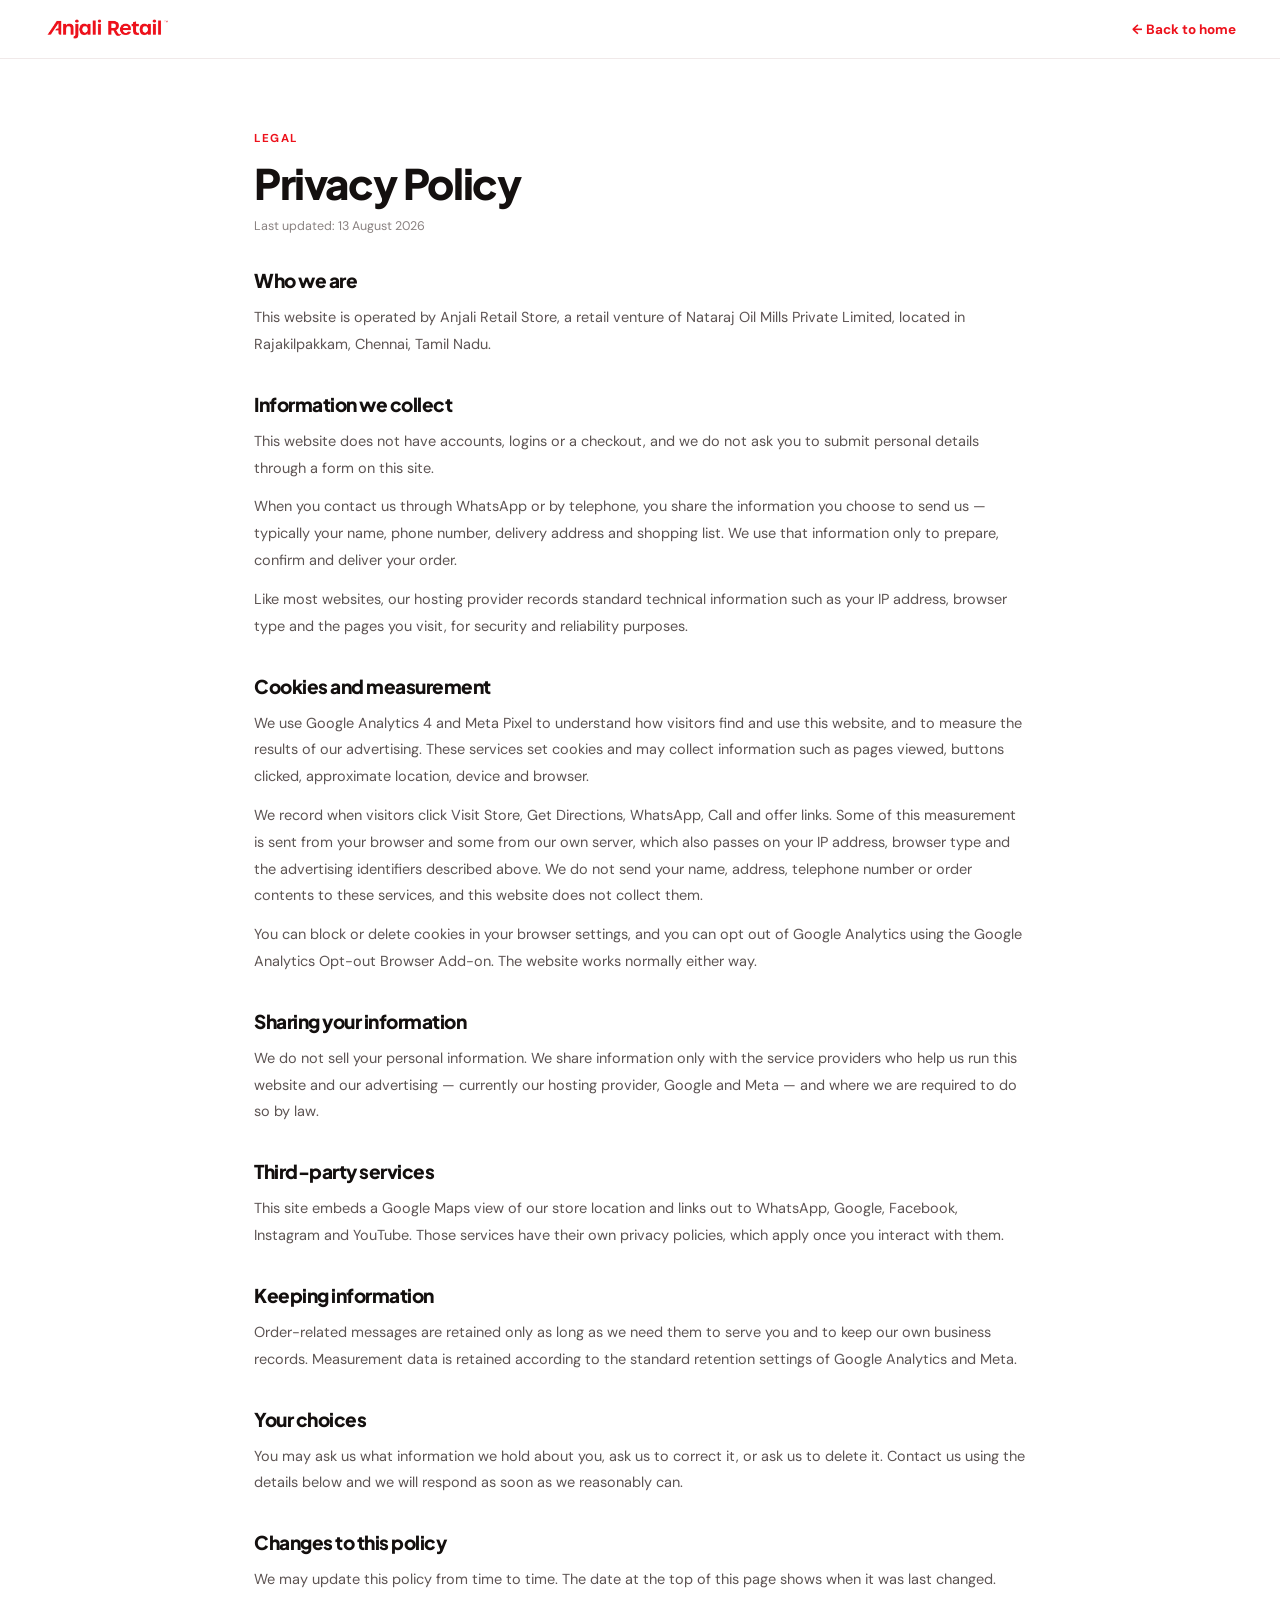
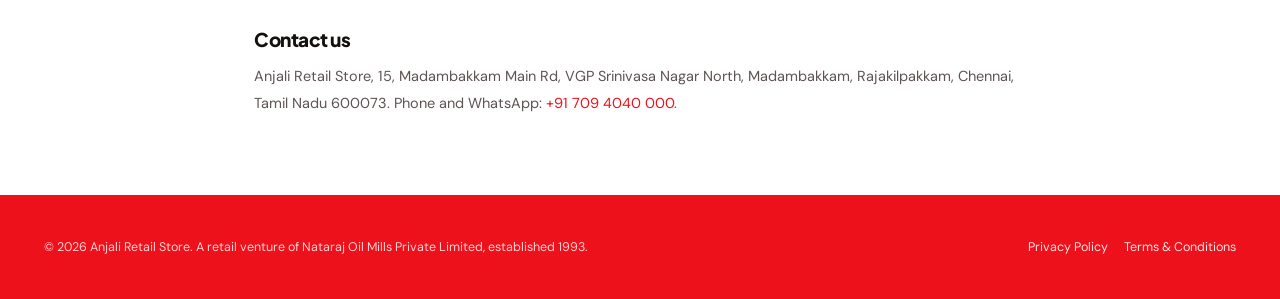
<file: privacy-policy.html>
<!DOCTYPE html>
<html lang="en">
<head>
<meta charset="utf-8">
<meta name="viewport" content="width=device-width, initial-scale=1">
<title>Privacy Policy | Anjali Retail Store</title>
<meta name="description" content="How Anjali Retail Store collects, uses and protects visitor information on this website.">
<meta name="robots" content="index, follow">
<meta name="theme-color" content="#ED111B">
<link rel="icon" type="image/png" href="favicon.png" sizes="any">
<link rel="preconnect" href="https://fonts.googleapis.com">
<link rel="preconnect" href="https://fonts.gstatic.com" crossorigin>
<link href="https://fonts.googleapis.com/css2?family=Plus+Jakarta+Sans:wght@500;600;700;800&amp;family=DM+Sans:opsz,wght@9..40,400;9..40,500;9..40,700&amp;display=swap" rel="stylesheet">
<link rel="stylesheet" href="css/style.css">
<!-- Google tag (gtag.js) -->
<script async src="https://www.googletagmanager.com/gtag/js?id=G-JY51RSTE6V"></script>
<script>
  window.dataLayer = window.dataLayer || [];
  function gtag(){dataLayer.push(arguments);}
  gtag('js', new Date());

  gtag('config', 'G-JY51RSTE6V');
</script>
<!-- Meta Pixel Code -->
<script>
!function(f,b,e,v,n,t,s)
{if(f.fbq)return;n=f.fbq=function(){n.callMethod?
n.callMethod.apply(n,arguments):n.queue.push(arguments)};
if(!f._fbq)f._fbq=n;n.push=n;n.loaded=!0;n.version='2.0';
n.queue=[];t=b.createElement(e);t.async=!0;
t.src=v;s=b.getElementsByTagName(e)[0];
s.parentNode.insertBefore(t,s)}(window, document,'script',
'https://connect.facebook.net/en_US/fbevents.js');
fbq('init', '1627930795149614');

// Non-personal identifiers only — no name, email or phone anywhere on this site.
// _fbp and _fbc are written synchronously here so the very first PageView
// carries them; fbevents.js reuses these exact values, and js/script.js sends
// the same pair to the Conversions API. That keeps browser and server halves
// matched on every event.
(function () {
  function get(n) {
    var m = document.cookie.match(new RegExp('(?:^|;\\s*)' + n + '=([^;]*)'));
    return m ? decodeURIComponent(m[1]) : null;
  }
  function set(n, v) {
    document.cookie = n + '=' + v + ';expires=' +
      new Date(Date.now() + 90 * 864e5).toUTCString() + ';path=/;SameSite=Lax';
  }
  if (!get('_fbp')) {
    set('_fbp', 'fb.1.' + Date.now() + '.' +
      Math.round(Math.random() * 2147483647) + Math.round(Math.random() * 2147483647));
  }
  var m = location.search.match(/[?&]fbclid=([^&]+)/);
  if (m) set('_fbc', 'fb.1.' + Date.now() + '.' + decodeURIComponent(m[1]));
})();

// Shared event_id: js/script.js sends the Conversions API copy of this same
// PageView under this id, so Meta deduplicates the pair into one event.
window.__arPageViewId = (window.crypto && window.crypto.randomUUID)
  ? window.crypto.randomUUID()
  : 'pv-' + Date.now().toString(36) + '-' + Math.random().toString(36).slice(2, 11);
fbq('track', 'PageView', {}, { eventID: window.__arPageViewId });
</script>
<noscript><img height="1" width="1" style="display:none"
src="https://www.facebook.com/tr?id=1627930795149614&ev=PageView&noscript=1"
/></noscript>
<!-- End Meta Pixel Code -->
</head>
<body>
<header style="border-bottom:1px solid #f0e9e9">
  <div style="max-width:1240px;margin:0 auto;padding:16px clamp(16px,3.2vw,24px);display:flex;align-items:center;justify-content:space-between;gap:20px">
    <a href="index.html" style="display:flex;align-items:center"><img src="assets/logo-header-red.png" alt="Anjali Retail Store" width="1755" height="358" style="height:26px;width:auto;display:block"></a>
    <a href="index.html" style="font-weight:700;font-size:13.5px;color:#ED111B">&larr; Back to home</a>
  </div>
</header>
<main style="max-width:820px;margin:0 auto;padding:clamp(40px,6vw,72px) clamp(20px,3.2vw,24px) 0">
  <p style="font-size:11.5px;font-weight:700;letter-spacing:1.6px;color:#ED111B;margin:0">LEGAL</p>
  <h1 style="font-family:'Plus Jakarta Sans',sans-serif;font-weight:800;font-size:clamp(28px,3.6vw,42px);line-height:1.1;letter-spacing:-1.4px;margin:14px 0 0;color:#14100f">Privacy Policy</h1>
  <p style="font-size:12.5px;color:#8a8281;margin:12px 0 0">Last updated: 13 August 2026</p>
  <h2 style="font-family:'Plus Jakarta Sans',sans-serif;font-weight:800;font-size:19px;letter-spacing:-0.5px;margin:34px 0 0;color:#14100f">Who we are</h2><p style="font-size:14.5px;line-height:1.85;color:#5d5453;margin:12px 0 0;text-wrap:pretty">This website is operated by Anjali Retail Store, a retail venture of Nataraj Oil Mills Private Limited, located in Rajakilpakkam, Chennai, Tamil Nadu.</p><h2 style="font-family:'Plus Jakarta Sans',sans-serif;font-weight:800;font-size:19px;letter-spacing:-0.5px;margin:34px 0 0;color:#14100f">Information we collect</h2><p style="font-size:14.5px;line-height:1.85;color:#5d5453;margin:12px 0 0;text-wrap:pretty">This website does not have accounts, logins or a checkout, and we do not ask you to submit personal details through a form on this site.</p><p style="font-size:14.5px;line-height:1.85;color:#5d5453;margin:12px 0 0;text-wrap:pretty">When you contact us through WhatsApp or by telephone, you share the information you choose to send us — typically your name, phone number, delivery address and shopping list. We use that information only to prepare, confirm and deliver your order.</p><p style="font-size:14.5px;line-height:1.85;color:#5d5453;margin:12px 0 0;text-wrap:pretty">Like most websites, our hosting provider records standard technical information such as your IP address, browser type and the pages you visit, for security and reliability purposes.</p><h2 style="font-family:'Plus Jakarta Sans',sans-serif;font-weight:800;font-size:19px;letter-spacing:-0.5px;margin:34px 0 0;color:#14100f">Cookies and measurement</h2><p style="font-size:14.5px;line-height:1.85;color:#5d5453;margin:12px 0 0;text-wrap:pretty">We use Google Analytics 4 and Meta Pixel to understand how visitors find and use this website, and to measure the results of our advertising. These services set cookies and may collect information such as pages viewed, buttons clicked, approximate location, device and browser.</p><p style="font-size:14.5px;line-height:1.85;color:#5d5453;margin:12px 0 0;text-wrap:pretty">We record when visitors click Visit Store, Get Directions, WhatsApp, Call and offer links. Some of this measurement is sent from your browser and some from our own server, which also passes on your IP address, browser type and the advertising identifiers described above. We do not send your name, address, telephone number or order contents to these services, and this website does not collect them.</p><p style="font-size:14.5px;line-height:1.85;color:#5d5453;margin:12px 0 0;text-wrap:pretty">You can block or delete cookies in your browser settings, and you can opt out of Google Analytics using the Google Analytics Opt-out Browser Add-on. The website works normally either way.</p><h2 style="font-family:'Plus Jakarta Sans',sans-serif;font-weight:800;font-size:19px;letter-spacing:-0.5px;margin:34px 0 0;color:#14100f">Sharing your information</h2><p style="font-size:14.5px;line-height:1.85;color:#5d5453;margin:12px 0 0;text-wrap:pretty">We do not sell your personal information. We share information only with the service providers who help us run this website and our advertising — currently our hosting provider, Google and Meta — and where we are required to do so by law.</p><h2 style="font-family:'Plus Jakarta Sans',sans-serif;font-weight:800;font-size:19px;letter-spacing:-0.5px;margin:34px 0 0;color:#14100f">Third-party services</h2><p style="font-size:14.5px;line-height:1.85;color:#5d5453;margin:12px 0 0;text-wrap:pretty">This site embeds a Google Maps view of our store location and links out to WhatsApp, Google, Facebook, Instagram and YouTube. Those services have their own privacy policies, which apply once you interact with them.</p><h2 style="font-family:'Plus Jakarta Sans',sans-serif;font-weight:800;font-size:19px;letter-spacing:-0.5px;margin:34px 0 0;color:#14100f">Keeping information</h2><p style="font-size:14.5px;line-height:1.85;color:#5d5453;margin:12px 0 0;text-wrap:pretty">Order-related messages are retained only as long as we need them to serve you and to keep our own business records. Measurement data is retained according to the standard retention settings of Google Analytics and Meta.</p><h2 style="font-family:'Plus Jakarta Sans',sans-serif;font-weight:800;font-size:19px;letter-spacing:-0.5px;margin:34px 0 0;color:#14100f">Your choices</h2><p style="font-size:14.5px;line-height:1.85;color:#5d5453;margin:12px 0 0;text-wrap:pretty">You may ask us what information we hold about you, ask us to correct it, or ask us to delete it. Contact us using the details below and we will respond as soon as we reasonably can.</p><h2 style="font-family:'Plus Jakarta Sans',sans-serif;font-weight:800;font-size:19px;letter-spacing:-0.5px;margin:34px 0 0;color:#14100f">Changes to this policy</h2><p style="font-size:14.5px;line-height:1.85;color:#5d5453;margin:12px 0 0;text-wrap:pretty">We may update this policy from time to time. The date at the top of this page shows when it was last changed.</p><h2 style="font-family:'Plus Jakarta Sans',sans-serif;font-weight:800;font-size:19px;letter-spacing:-0.5px;margin:34px 0 0;color:#14100f">Contact us</h2><p style="font-size:14.5px;line-height:1.85;color:#5d5453;margin:12px 0 0;text-wrap:pretty">Anjali Retail Store, 15, Madambakkam Main Rd, VGP Srinivasa Nagar North, Madambakkam, Rajakilpakkam, Chennai, Tamil Nadu 600073. Phone and WhatsApp: <a href="tel:+917094040000">+91 709 4040 000</a>.</p>
</main>
<footer style="background:#ED111B;color:#fff;margin-top:clamp(48px,7.5vw,78px);padding:clamp(32px,4.5vw,44px) 0">
  <div style="max-width:1240px;margin:0 auto;padding:0 clamp(16px,3.2vw,24px);display:flex;flex-wrap:wrap;gap:18px;align-items:center;justify-content:space-between">
    <p style="font-size:12.5px;color:#ffd0d2;margin:0">&copy; 2026 Anjali Retail Store. A retail venture of Nataraj Oil Mills Private Limited, established 1993.</p>
    <div style="display:flex;gap:16px">
      <a href="privacy-policy.html" style="color:#ffe2e3;font-size:12.5px">Privacy Policy</a>
      <a href="terms-and-conditions.html" style="color:#ffe2e3;font-size:12.5px">Terms &amp; Conditions</a>
    </div>
  </div>
</footer>
</body>
</html>
</file>
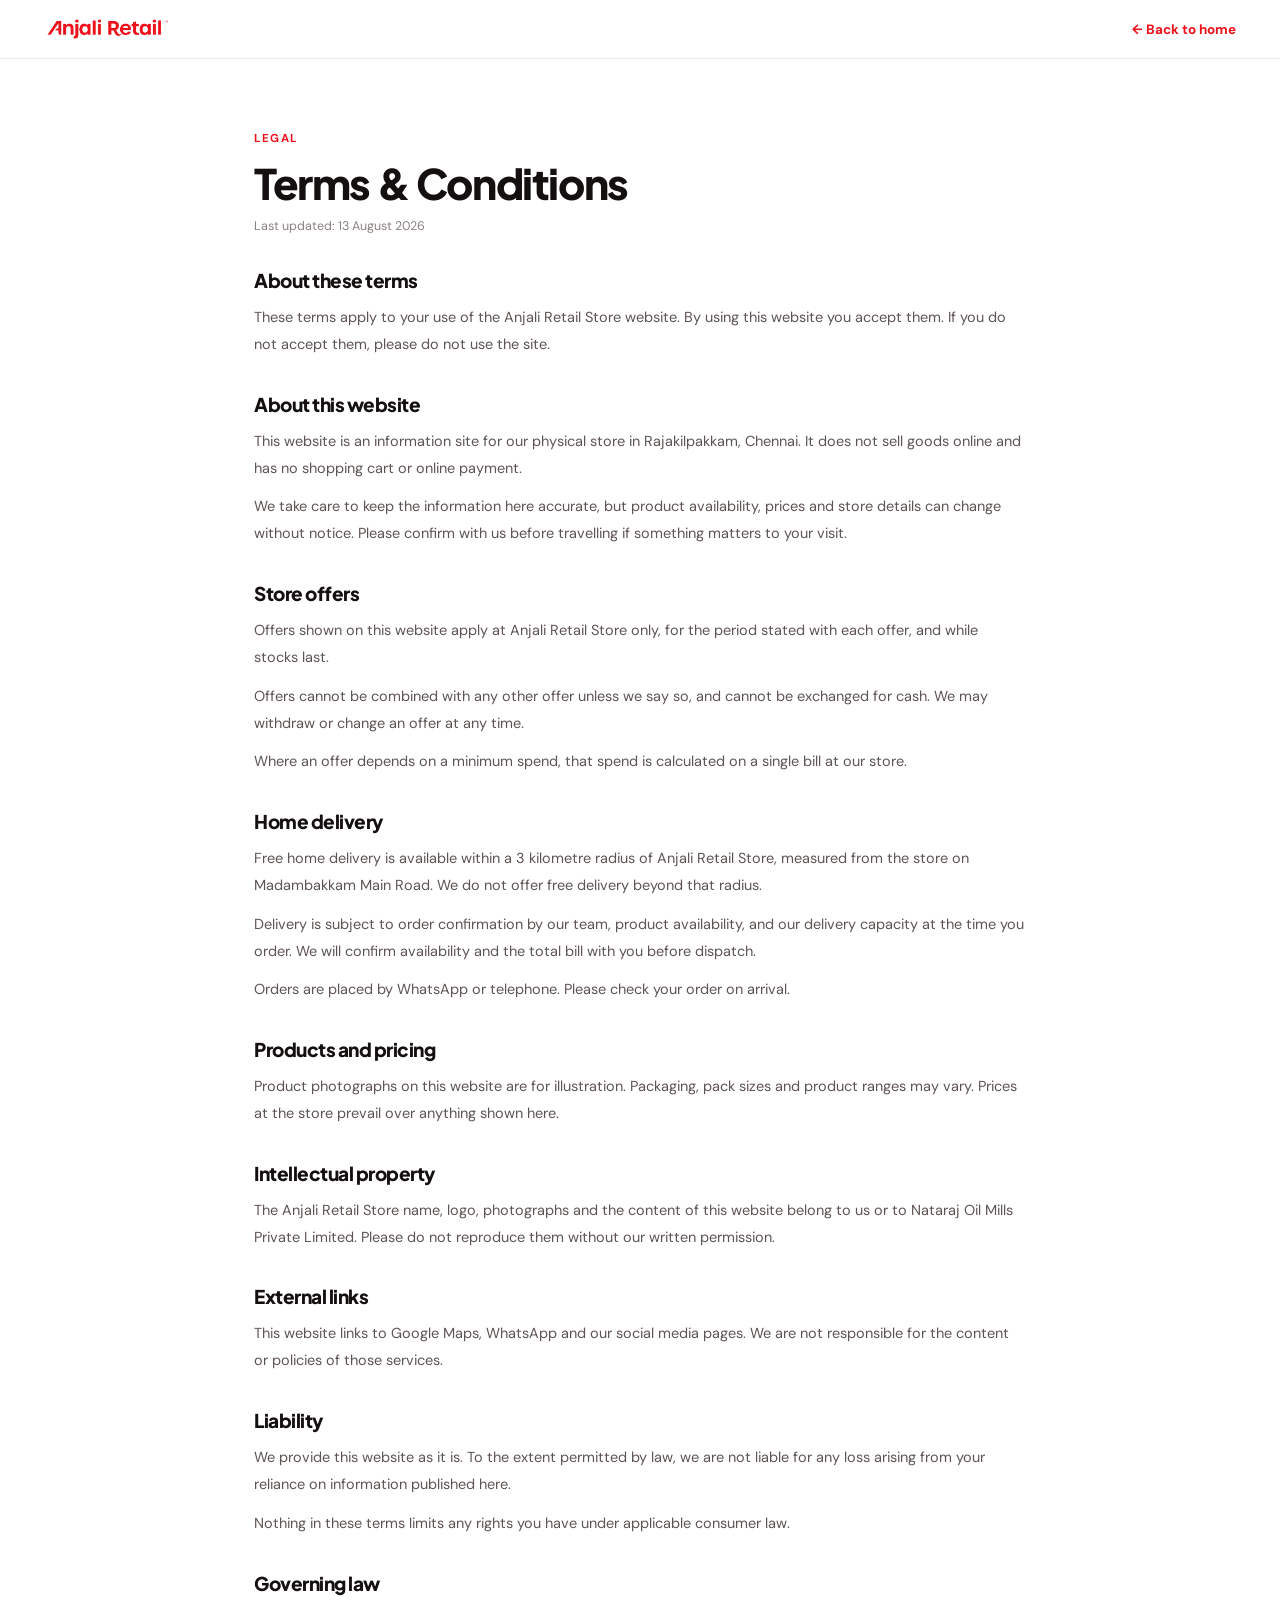
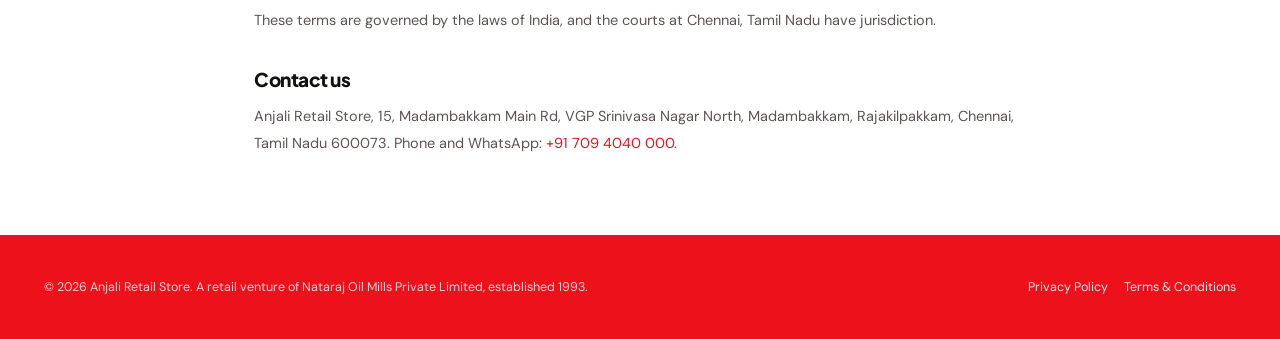
<file: terms-and-conditions.html>
<!DOCTYPE html>
<html lang="en">
<head>
<meta charset="utf-8">
<meta name="viewport" content="width=device-width, initial-scale=1">
<title>Terms &amp; Conditions | Anjali Retail Store</title>
<meta name="description" content="The terms that apply to the Anjali Retail Store website, its offers and its home delivery service.">
<meta name="robots" content="index, follow">
<meta name="theme-color" content="#ED111B">
<link rel="icon" type="image/png" href="favicon.png" sizes="any">
<link rel="preconnect" href="https://fonts.googleapis.com">
<link rel="preconnect" href="https://fonts.gstatic.com" crossorigin>
<link href="https://fonts.googleapis.com/css2?family=Plus+Jakarta+Sans:wght@500;600;700;800&amp;family=DM+Sans:opsz,wght@9..40,400;9..40,500;9..40,700&amp;display=swap" rel="stylesheet">
<link rel="stylesheet" href="css/style.css">
<!-- Google tag (gtag.js) -->
<script async src="https://www.googletagmanager.com/gtag/js?id=G-JY51RSTE6V"></script>
<script>
  window.dataLayer = window.dataLayer || [];
  function gtag(){dataLayer.push(arguments);}
  gtag('js', new Date());

  gtag('config', 'G-JY51RSTE6V');
</script>
<!-- Meta Pixel Code -->
<script>
!function(f,b,e,v,n,t,s)
{if(f.fbq)return;n=f.fbq=function(){n.callMethod?
n.callMethod.apply(n,arguments):n.queue.push(arguments)};
if(!f._fbq)f._fbq=n;n.push=n;n.loaded=!0;n.version='2.0';
n.queue=[];t=b.createElement(e);t.async=!0;
t.src=v;s=b.getElementsByTagName(e)[0];
s.parentNode.insertBefore(t,s)}(window, document,'script',
'https://connect.facebook.net/en_US/fbevents.js');
fbq('init', '1627930795149614');

// Non-personal identifiers only — no name, email or phone anywhere on this site.
// _fbp and _fbc are written synchronously here so the very first PageView
// carries them; fbevents.js reuses these exact values, and js/script.js sends
// the same pair to the Conversions API. That keeps browser and server halves
// matched on every event.
(function () {
  function get(n) {
    var m = document.cookie.match(new RegExp('(?:^|;\\s*)' + n + '=([^;]*)'));
    return m ? decodeURIComponent(m[1]) : null;
  }
  function set(n, v) {
    document.cookie = n + '=' + v + ';expires=' +
      new Date(Date.now() + 90 * 864e5).toUTCString() + ';path=/;SameSite=Lax';
  }
  if (!get('_fbp')) {
    set('_fbp', 'fb.1.' + Date.now() + '.' +
      Math.round(Math.random() * 2147483647) + Math.round(Math.random() * 2147483647));
  }
  var m = location.search.match(/[?&]fbclid=([^&]+)/);
  if (m) set('_fbc', 'fb.1.' + Date.now() + '.' + decodeURIComponent(m[1]));
})();

// Shared event_id: js/script.js sends the Conversions API copy of this same
// PageView under this id, so Meta deduplicates the pair into one event.
window.__arPageViewId = (window.crypto && window.crypto.randomUUID)
  ? window.crypto.randomUUID()
  : 'pv-' + Date.now().toString(36) + '-' + Math.random().toString(36).slice(2, 11);
fbq('track', 'PageView', {}, { eventID: window.__arPageViewId });
</script>
<noscript><img height="1" width="1" style="display:none"
src="https://www.facebook.com/tr?id=1627930795149614&ev=PageView&noscript=1"
/></noscript>
<!-- End Meta Pixel Code -->
</head>
<body>
<header style="border-bottom:1px solid #f0e9e9">
  <div style="max-width:1240px;margin:0 auto;padding:16px clamp(16px,3.2vw,24px);display:flex;align-items:center;justify-content:space-between;gap:20px">
    <a href="index.html" style="display:flex;align-items:center"><img src="assets/logo-header-red.png" alt="Anjali Retail Store" width="1755" height="358" style="height:26px;width:auto;display:block"></a>
    <a href="index.html" style="font-weight:700;font-size:13.5px;color:#ED111B">&larr; Back to home</a>
  </div>
</header>
<main style="max-width:820px;margin:0 auto;padding:clamp(40px,6vw,72px) clamp(20px,3.2vw,24px) 0">
  <p style="font-size:11.5px;font-weight:700;letter-spacing:1.6px;color:#ED111B;margin:0">LEGAL</p>
  <h1 style="font-family:'Plus Jakarta Sans',sans-serif;font-weight:800;font-size:clamp(28px,3.6vw,42px);line-height:1.1;letter-spacing:-1.4px;margin:14px 0 0;color:#14100f">Terms &amp; Conditions</h1>
  <p style="font-size:12.5px;color:#8a8281;margin:12px 0 0">Last updated: 13 August 2026</p>
  <h2 style="font-family:'Plus Jakarta Sans',sans-serif;font-weight:800;font-size:19px;letter-spacing:-0.5px;margin:34px 0 0;color:#14100f">About these terms</h2><p style="font-size:14.5px;line-height:1.85;color:#5d5453;margin:12px 0 0;text-wrap:pretty">These terms apply to your use of the Anjali Retail Store website. By using this website you accept them. If you do not accept them, please do not use the site.</p><h2 style="font-family:'Plus Jakarta Sans',sans-serif;font-weight:800;font-size:19px;letter-spacing:-0.5px;margin:34px 0 0;color:#14100f">About this website</h2><p style="font-size:14.5px;line-height:1.85;color:#5d5453;margin:12px 0 0;text-wrap:pretty">This website is an information site for our physical store in Rajakilpakkam, Chennai. It does not sell goods online and has no shopping cart or online payment.</p><p style="font-size:14.5px;line-height:1.85;color:#5d5453;margin:12px 0 0;text-wrap:pretty">We take care to keep the information here accurate, but product availability, prices and store details can change without notice. Please confirm with us before travelling if something matters to your visit.</p><h2 style="font-family:'Plus Jakarta Sans',sans-serif;font-weight:800;font-size:19px;letter-spacing:-0.5px;margin:34px 0 0;color:#14100f">Store offers</h2><p style="font-size:14.5px;line-height:1.85;color:#5d5453;margin:12px 0 0;text-wrap:pretty">Offers shown on this website apply at Anjali Retail Store only, for the period stated with each offer, and while stocks last.</p><p style="font-size:14.5px;line-height:1.85;color:#5d5453;margin:12px 0 0;text-wrap:pretty">Offers cannot be combined with any other offer unless we say so, and cannot be exchanged for cash. We may withdraw or change an offer at any time.</p><p style="font-size:14.5px;line-height:1.85;color:#5d5453;margin:12px 0 0;text-wrap:pretty">Where an offer depends on a minimum spend, that spend is calculated on a single bill at our store.</p><h2 style="font-family:'Plus Jakarta Sans',sans-serif;font-weight:800;font-size:19px;letter-spacing:-0.5px;margin:34px 0 0;color:#14100f">Home delivery</h2><p style="font-size:14.5px;line-height:1.85;color:#5d5453;margin:12px 0 0;text-wrap:pretty">Free home delivery is available within a 3 kilometre radius of Anjali Retail Store, measured from the store on Madambakkam Main Road. We do not offer free delivery beyond that radius.</p><p style="font-size:14.5px;line-height:1.85;color:#5d5453;margin:12px 0 0;text-wrap:pretty">Delivery is subject to order confirmation by our team, product availability, and our delivery capacity at the time you order. We will confirm availability and the total bill with you before dispatch.</p><p style="font-size:14.5px;line-height:1.85;color:#5d5453;margin:12px 0 0;text-wrap:pretty">Orders are placed by WhatsApp or telephone. Please check your order on arrival.</p><h2 style="font-family:'Plus Jakarta Sans',sans-serif;font-weight:800;font-size:19px;letter-spacing:-0.5px;margin:34px 0 0;color:#14100f">Products and pricing</h2><p style="font-size:14.5px;line-height:1.85;color:#5d5453;margin:12px 0 0;text-wrap:pretty">Product photographs on this website are for illustration. Packaging, pack sizes and product ranges may vary. Prices at the store prevail over anything shown here.</p><h2 style="font-family:'Plus Jakarta Sans',sans-serif;font-weight:800;font-size:19px;letter-spacing:-0.5px;margin:34px 0 0;color:#14100f">Intellectual property</h2><p style="font-size:14.5px;line-height:1.85;color:#5d5453;margin:12px 0 0;text-wrap:pretty">The Anjali Retail Store name, logo, photographs and the content of this website belong to us or to Nataraj Oil Mills Private Limited. Please do not reproduce them without our written permission.</p><h2 style="font-family:'Plus Jakarta Sans',sans-serif;font-weight:800;font-size:19px;letter-spacing:-0.5px;margin:34px 0 0;color:#14100f">External links</h2><p style="font-size:14.5px;line-height:1.85;color:#5d5453;margin:12px 0 0;text-wrap:pretty">This website links to Google Maps, WhatsApp and our social media pages. We are not responsible for the content or policies of those services.</p><h2 style="font-family:'Plus Jakarta Sans',sans-serif;font-weight:800;font-size:19px;letter-spacing:-0.5px;margin:34px 0 0;color:#14100f">Liability</h2><p style="font-size:14.5px;line-height:1.85;color:#5d5453;margin:12px 0 0;text-wrap:pretty">We provide this website as it is. To the extent permitted by law, we are not liable for any loss arising from your reliance on information published here.</p><p style="font-size:14.5px;line-height:1.85;color:#5d5453;margin:12px 0 0;text-wrap:pretty">Nothing in these terms limits any rights you have under applicable consumer law.</p><h2 style="font-family:'Plus Jakarta Sans',sans-serif;font-weight:800;font-size:19px;letter-spacing:-0.5px;margin:34px 0 0;color:#14100f">Governing law</h2><p style="font-size:14.5px;line-height:1.85;color:#5d5453;margin:12px 0 0;text-wrap:pretty">These terms are governed by the laws of India, and the courts at Chennai, Tamil Nadu have jurisdiction.</p><h2 style="font-family:'Plus Jakarta Sans',sans-serif;font-weight:800;font-size:19px;letter-spacing:-0.5px;margin:34px 0 0;color:#14100f">Contact us</h2><p style="font-size:14.5px;line-height:1.85;color:#5d5453;margin:12px 0 0;text-wrap:pretty">Anjali Retail Store, 15, Madambakkam Main Rd, VGP Srinivasa Nagar North, Madambakkam, Rajakilpakkam, Chennai, Tamil Nadu 600073. Phone and WhatsApp: <a href="tel:+917094040000">+91 709 4040 000</a>.</p>
</main>
<footer style="background:#ED111B;color:#fff;margin-top:clamp(48px,7.5vw,78px);padding:clamp(32px,4.5vw,44px) 0">
  <div style="max-width:1240px;margin:0 auto;padding:0 clamp(16px,3.2vw,24px);display:flex;flex-wrap:wrap;gap:18px;align-items:center;justify-content:space-between">
    <p style="font-size:12.5px;color:#ffd0d2;margin:0">&copy; 2026 Anjali Retail Store. A retail venture of Nataraj Oil Mills Private Limited, established 1993.</p>
    <div style="display:flex;gap:16px">
      <a href="privacy-policy.html" style="color:#ffe2e3;font-size:12.5px">Privacy Policy</a>
      <a href="terms-and-conditions.html" style="color:#ffe2e3;font-size:12.5px">Terms &amp; Conditions</a>
    </div>
  </div>
</footer>
</body>
</html>
</file>
<file: css/style.css>
html { scroll-behavior: smooth; }
  body { margin: 0; background: #fff; color: #14100f; font-family: "DM Sans", system-ui, sans-serif; -webkit-font-smoothing: antialiased; }
  body[data-lock="1"] { overflow: hidden; }
  * { box-sizing: border-box; }
  img, iframe { max-width: 100%; }
  a { color: #ED111B; text-decoration: none; }
  a:hover { color: #b60f16; }
  a:focus-visible, button:focus-visible { outline: 3px solid #ED111B; outline-offset: 3px; border-radius: 6px; }
  [data-r="desktop-nav"], [data-r="head-status"] { display: flex; }
  [data-r="head-cta"] { display: inline-flex; align-items: center; }
  [data-r="burger"], [data-r="mobilebar"], [data-r="mobile-menu"] { display: none; }

  /* Why Choose Us — 3×2 desktop, 2×3 tablet, 1×6 mobile */
  @media (max-width: 1000px) { [data-r="whygrid"] { grid-template-columns: repeat(2, minmax(0, 1fr)) !important; } }
  @media (max-width: 620px) { [data-r="whygrid"] { grid-template-columns: minmax(0, 1fr) !important; } }
  @media (hover: hover) and (pointer: fine) {
    [data-r="whycard"]:hover { transform: translateY(-3px); box-shadow: 0 10px 24px rgba(20,16,15,0.09); border-color: #ED111B !important; }
    [data-r="whycard"]:hover h3 { color: #ED111B !important; }
    [data-r="whycard"]:hover [data-r="whyicon"] { transform: scale(1.06); background: #fde3e4 !important; }
  }

  /* Categories — 5×3 desktop, 3 columns tablet, 2 columns mobile */
  @media (max-width: 1000px) { [data-r="catgrid"] { grid-template-columns: repeat(3, minmax(0, 1fr)) !important; } }
  @media (max-width: 767px) { [data-r="catgrid"] { grid-template-columns: repeat(2, minmax(0, 1fr)) !important; } }
  @media (hover: hover) and (pointer: fine) {
    [data-r="cattile"]:hover { transform: translateY(-4px); box-shadow: 0 10px 22px rgba(20,16,15,0.10); border-color: #ED111B !important; background: #fff6f6 !important; }
    [data-r="cattile"]:hover [data-r="catimg"] { transform: scale(1.045); }
    [data-r="cattile"]:hover [data-r="catlabel"] { color: #ED111B !important; }
  }

  @media (hover: hover) and (pointer: fine) {
    [data-r="wa"]:hover { background: #18994D !important; transform: translateY(-1px); box-shadow: 0 6px 16px rgba(32,177,90,0.30); }
    [data-r="social"]:hover { background: #fff !important; color: #ED111B !important; transform: translateY(-2px); }
  }

  /* Home delivery — two columns, stacked with the 3 KM circle last */
  @media (max-width: 900px) {
    [data-r="delivgrid"] { grid-template-columns: minmax(0, 1fr) !important; }
    [data-r="delivviz"] { order: 2; }
  }
  @media (hover: hover) and (pointer: fine) {
    [data-r="callbtn"]:hover { background: #ED111B !important; color: #fff !important; transform: translateY(-1px); box-shadow: 0 6px 16px rgba(237,17,27,0.24); }
  }

  @media (hover: hover) and (pointer: fine) {
    [data-r="revcard"]:hover { transform: translateY(-3px); box-shadow: 0 10px 24px rgba(20,16,15,0.07); }
    [data-r="revnav"]:hover { background: #22a75a !important; border-color: #22a75a !important; color: #fff !important; transform: scale(1.06); }
  }

  /* Reviews — two columns with a divider, stacked and divider-free on small screens */
  @media (max-width: 880px) {
    [data-r="revgrid"] { grid-template-columns: minmax(0, 1fr) !important; }
    [data-r="revright"] { border-left: 0 !important; padding-left: 0 !important; }
  }
  [data-r="revcard"][data-fade="1"] { opacity: 0; transform: translateY(6px); }
  @media (hover: hover) and (pointer: fine) {
    [data-r="revlink"]:hover { color: #14100f !important; border-color: #22a75a !important; }
  }

  /* Category ticker — seamless right-to-left marquee (track holds two identical copies) */
  @keyframes ar-ticker { from { transform: translate3d(0, 0, 0); } to { transform: translate3d(-50%, 0, 0); } }
  [data-r="tickertrack"] { animation: ar-ticker 30s linear infinite; will-change: transform; }
  @media (hover: hover) and (pointer: fine) {
    [data-r="ticker"]:hover [data-r="tickertrack"] { animation-play-state: paused; }
  }
  @media (prefers-reduced-motion: reduce) { [data-r="tickertrack"] { animation: none; } }

  /* Delivery visual — rider motion + store pin pulse */
  @keyframes ar-ride {
    0%   { transform: translate3d(0, 0, 0) rotate(0deg); }
    25%  { transform: translate3d(-7px, -4px, 0) rotate(-0.7deg); }
    50%  { transform: translate3d(-11px, 0, 0) rotate(0deg); }
    75%  { transform: translate3d(-6px, -3px, 0) rotate(0.5deg); }
    100% { transform: translate3d(0, 0, 0) rotate(0deg); }
  }
  @keyframes ar-store-pulse {
    0%, 62%, 100% { transform: scale(1); }
    72%           { transform: scale(1.06); }
    84%           { transform: scale(1); }
  }
  @keyframes ar-ripple {
    0%   { transform: scale(0.55); opacity: 0.5; }
    70%  { transform: scale(1.9); opacity: 0; }
    100% { transform: scale(1.9); opacity: 0; }
  }
  [data-r="rider"] { animation: ar-ride 4.2s ease-in-out infinite; }
  [data-r="storeicon"] { animation: ar-store-pulse 5.6s ease-in-out infinite; }
  [data-r="pulse1"] { animation: ar-ripple 3.4s ease-out infinite; }
  [data-r="pulse2"] { animation: ar-ripple 3.4s ease-out infinite 1.7s; }
  @media (max-width: 900px) {
    @keyframes ar-ride {
      0%   { transform: translate3d(0, 0, 0); }
      50%  { transform: translate3d(-6px, -2px, 0); }
      100% { transform: translate3d(0, 0, 0); }
    }
  }
  @media (prefers-reduced-motion: reduce) {
    [data-r="rider"], [data-r="storeicon"], [data-r="pulse1"], [data-r="pulse2"] { animation: none; }
    [data-r="pulse1"], [data-r="pulse2"] { opacity: 0.18; }
  }

  /* Offer popup */
  @keyframes ar-pop-fade { from { opacity: 0; } to { opacity: 1; } }
  @keyframes ar-pop-scale { from { opacity: 0; transform: scale(0.95); } to { opacity: 1; transform: scale(1); } }
  [data-r="popupoverlay"] { animation: ar-pop-fade 240ms ease both; }
  [data-r="popupcard"] { animation: ar-pop-scale 260ms cubic-bezier(0.2, 0.7, 0.3, 1) both; }
  @media (hover: hover) and (pointer: fine) {
    [data-r="popupclose"]:hover { background: #ED111B !important; color: #fff !important; }
  }
  @media (prefers-reduced-motion: reduce) {
    [data-r="popupoverlay"], [data-r="popupcard"] { animation: none; }
  }

  @media (max-width: 940px) {
    [data-r="burger"] { margin-left: auto; }
  }

  /* Store Offers — 2 across, Offer 3 centred on row 2; stacked on mobile */
  @media (max-width: 720px) {
    [data-r="offergrid"] { grid-template-columns: minmax(0, 1fr) !important; }
  }

  /* laptop — tighten the header before anything can crowd */
  @media (max-width: 1180px) {
    [data-r="desktop-nav"] { gap: 18px; }
    [data-r="desktop-nav"] a { font-size: 13px; }
  }
  @media (max-width: 1080px) { [data-r="head-status"] { display: none; } }

  /* tablet & below — compact navigation, sticky action bar */
  @media (max-width: 940px) {
    [data-r="desktop-nav"] { display: none; }
    [data-r="head-status"] { display: none; }
    [data-r="burger"] { display: inline-flex; }
    [data-r="mobilebar"] { display: grid; }
    [data-r="mobile-menu"][data-open="1"] { display: block; }
    [data-r="pagebottom"] { height: calc(74px + env(safe-area-inset-bottom, 0px)); }
  }

  /* stacked hero — photograph leads on small screens */
  @media (max-width: 860px) {
    [data-r="heroimg"] { order: -1; }
    [data-r="hero"] { padding-top: 18px !important; }
  }

  /* phone — hide the header's inline CTA, the sticky bar owns conversion */
  @media (max-width: 560px) {
    [data-r="head-cta"] { display: none; }
    [data-r="hero"] a { flex: 1 1 100%; text-align: center; }
    [data-r="hero"] a[data-r="hero-tertiary"] { flex: 1 1 100%; }
  }

  /* hover states lifted out of inline style-hover */
@media (hover: hover) and (pointer: fine) {
  [data-h="h1"]:hover { background:#c90f17 !important; }
  [data-h="h2"]:hover { background:#fff5f5 !important; }
  [data-h="h3"]:hover { background:#c90f17 !important; }
  [data-h="h4"]:hover { background:#ffe2e3 !important; }
}

  #offers-grid { display: contents; }

@media (hover: hover) and (pointer: fine) {
  [data-h="offer-card"]:hover { border-color: #ED111B !important; }
  [data-h="popup-visit"]:hover { background: #c90f17 !important; }
}
</file>
